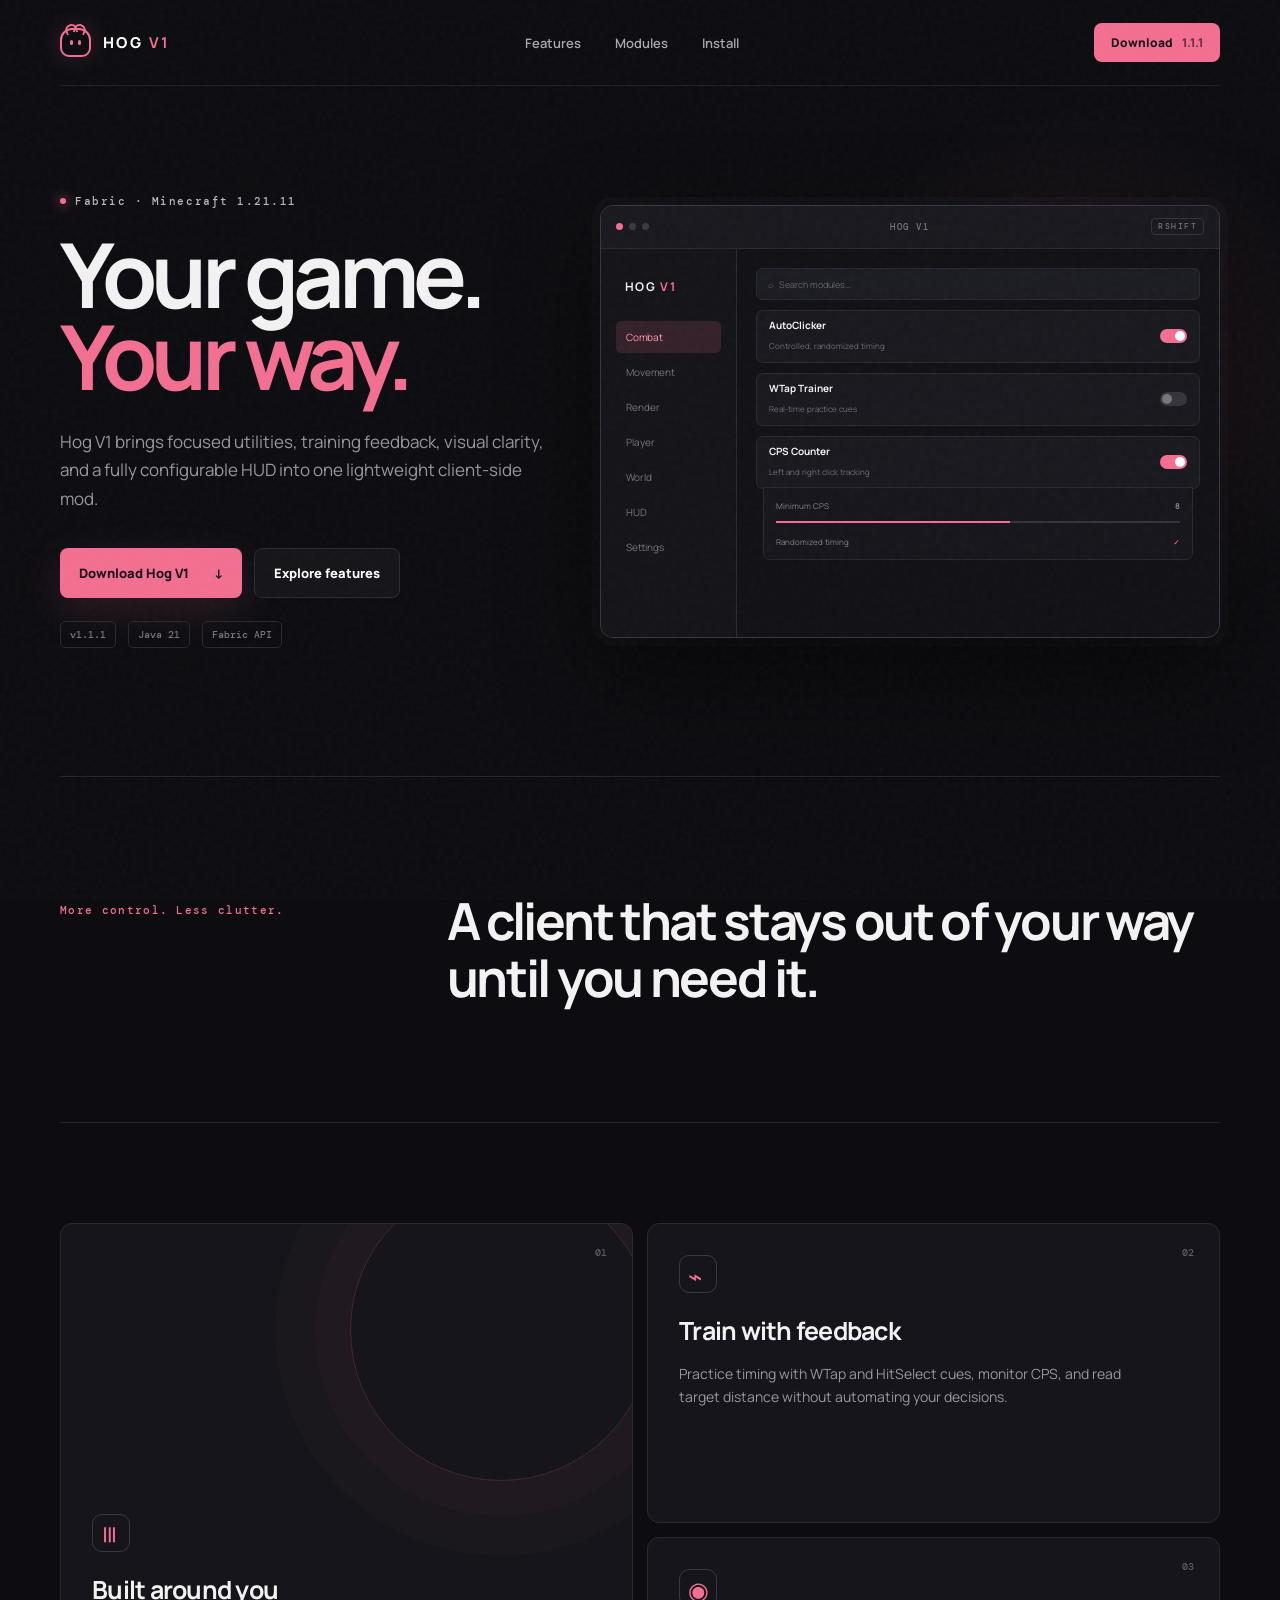
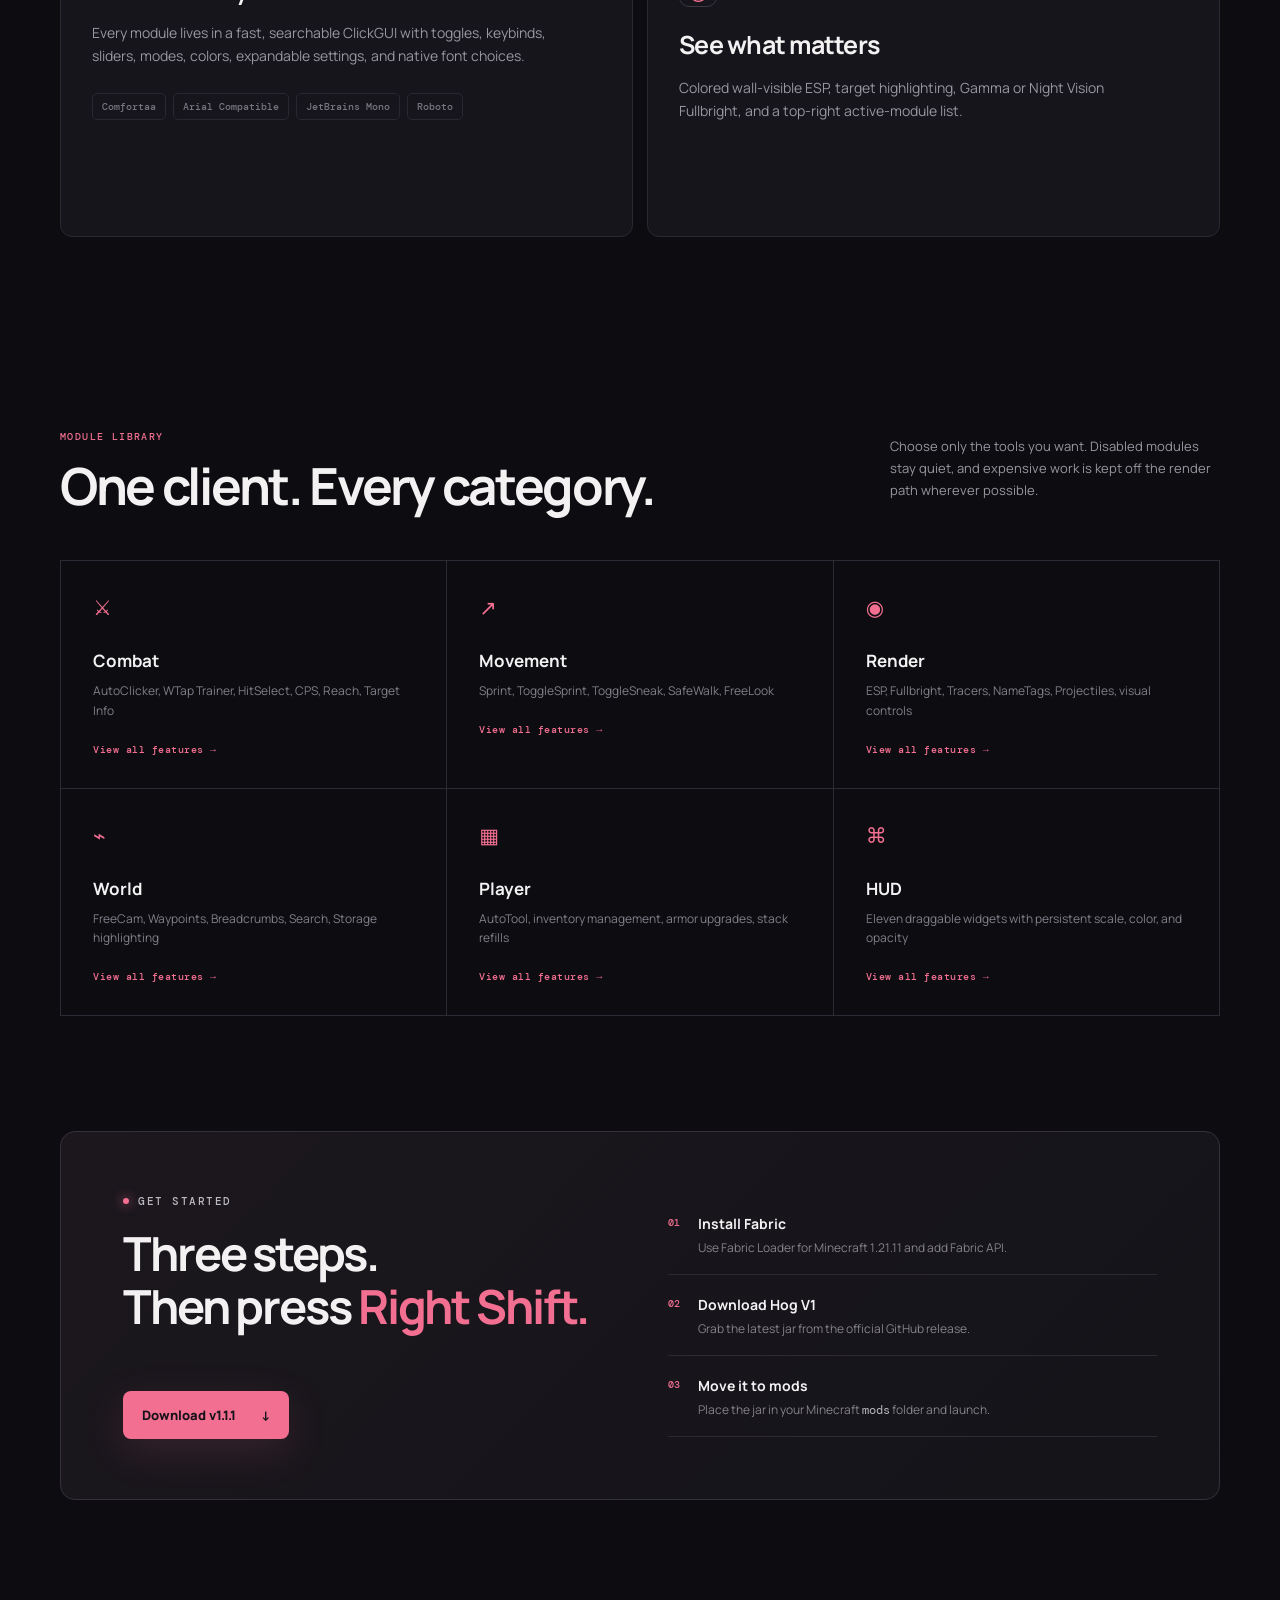
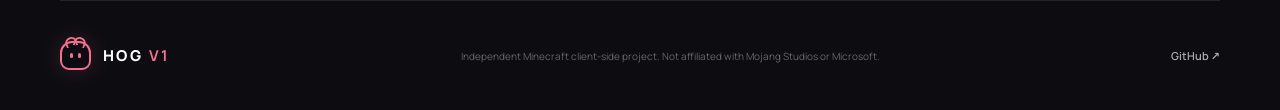
<file: index.html>
<!doctype html>
<html lang="en">
<head>
  <meta charset="utf-8">
  <meta name="viewport" content="width=device-width, initial-scale=1">
  <meta name="theme-color" content="#0d0d11">
  <meta name="description" content="Hog V1 is a polished client-side utility, training, render, and HUD mod for Minecraft Fabric 1.21.11.">
  <meta property="og:title" content="Hog V1 — Minecraft client-side mod">
  <meta property="og:description" content="A focused Fabric client with a modern ClickGUI, draggable HUD, training tools, and visual utilities.">
  <title>Hog V1 — Built for your game</title>
  <link rel="icon" href="favicon.svg" type="image/svg+xml">
  <link rel="preconnect" href="https://fonts.googleapis.com">
  <link rel="preconnect" href="https://fonts.gstatic.com" crossorigin>
  <link href="https://fonts.googleapis.com/css2?family=DM+Mono:wght@400;500&amp;family=Manrope:wght@400;500;600;700;800&amp;display=swap" rel="stylesheet">
  <link rel="stylesheet" href="styles.css">
  <link rel="stylesheet" href="category.css">
</head>
<body>
  <div class="noise" aria-hidden="true"></div>
  <header class="nav wrap">
    <a class="brand" href="#top" aria-label="Hog V1 home"><span class="mark"><span></span><span></span></span><span>HOG <b>V1</b></span></a>
    <nav aria-label="Primary navigation"><a href="#features">Features</a><a href="#modules">Modules</a><a href="#install">Install</a></nav>
    <a class="nav-download" href="https://github.com/meehandaniel4/HogClient/releases/download/v1.1.1/hog-v1-1.1.1.jar">Download <span>1.1.1</span></a>
  </header>
  <main id="top">
    <section class="hero wrap">
      <div class="hero-copy reveal">
        <div class="eyebrow"><i></i> Fabric · Minecraft 1.21.11</div>
        <h1>Your game.<br><em>Your way.</em></h1>
        <p>Hog V1 brings focused utilities, training feedback, visual clarity, and a fully configurable HUD into one lightweight client-side mod.</p>
        <div class="hero-actions"><a class="button primary" href="https://github.com/meehandaniel4/HogClient/releases/download/v1.1.1/hog-v1-1.1.1.jar">Download Hog V1 <span>↓</span></a><a class="button ghost" href="#features">Explore features</a></div>
        <div class="requirements"><span>v1.1.1</span><span>Java 21</span><span>Fabric API</span></div>
      </div>
      <div class="client-window reveal" aria-label="Preview of the Hog V1 interface">
        <div class="window-bar"><div class="dots"><i></i><i></i><i></i></div><span>HOG V1</span><small>RSHIFT</small></div>
        <div class="window-body"><aside><strong>HOG <b>V1</b></strong><ul><li class="active">Combat</li><li>Movement</li><li>Render</li><li>Player</li><li>World</li><li>HUD</li><li>Settings</li></ul></aside>
          <div class="module-pane"><div class="search">⌕&nbsp;&nbsp; Search modules…</div><div class="module on"><div><b>AutoClicker</b><small>Controlled, randomized timing</small></div><span></span></div><div class="module"><div><b>WTap Trainer</b><small>Real-time practice cues</small></div><span></span></div><div class="module on"><div><b>CPS Counter</b><small>Left and right click tracking</small></div><span></span></div><div class="settings-preview"><div><span>Minimum CPS</span><b>8</b></div><div class="slider"><i></i></div><div><span>Randomized timing</span><b class="check">✓</b></div></div></div>
        </div>
      </div>
    </section>
    <section class="statement wrap reveal"><p>More control. Less clutter.</p><h2>A client that stays out of your way until you need it.</h2></section>
    <section id="features" class="features wrap">
      <article class="feature feature-large reveal"><div class="number">01</div><div class="icon sliders"></div><h3>Built around you</h3><p>Every module lives in a fast, searchable ClickGUI with toggles, keybinds, sliders, modes, colors, expandable settings, and native font choices.</p><div class="chips"><span>Comfortaa</span><span>Arial Compatible</span><span>JetBrains Mono</span><span>Roboto</span></div></article>
      <article class="feature reveal"><div class="number">02</div><div class="icon pulse"></div><h3>Train with feedback</h3><p>Practice timing with WTap and HitSelect cues, monitor CPS, and read target distance without automating your decisions.</p></article>
      <article class="feature reveal"><div class="number">03</div><div class="icon eye"></div><h3>See what matters</h3><p>Colored wall-visible ESP, target highlighting, Gamma or Night Vision Fullbright, and a top-right active-module list.</p></article>
    </section>
    <section id="modules" class="modules-section wrap">
      <div class="section-head reveal"><div><span>MODULE LIBRARY</span><h2>One client. Every category.</h2></div><p>Choose only the tools you want. Disabled modules stay quiet, and expensive work is kept off the render path wherever possible.</p></div>
      <div class="category-grid"><a class="category-card reveal" href="combat.html"><i>⚔</i><h3>Combat</h3><p>AutoClicker, WTap Trainer, HitSelect, CPS, Reach, Target Info</p><b>View all features →</b></a><a class="category-card reveal" href="movement.html"><i>↗</i><h3>Movement</h3><p>Sprint, ToggleSprint, ToggleSneak, SafeWalk, FreeLook</p><b>View all features →</b></a><a class="category-card reveal" href="render.html"><i>◉</i><h3>Render</h3><p>ESP, Fullbright, Tracers, NameTags, Projectiles, visual controls</p><b>View all features →</b></a><a class="category-card reveal" href="world.html"><i>⌁</i><h3>World</h3><p>FreeCam, Waypoints, Breadcrumbs, Search, Storage highlighting</p><b>View all features →</b></a><a class="category-card reveal" href="player.html"><i>▦</i><h3>Player</h3><p>AutoTool, inventory management, armor upgrades, stack refills</p><b>View all features →</b></a><a class="category-card reveal" href="hud.html"><i>⌘</i><h3>HUD</h3><p>Eleven draggable widgets with persistent scale, color, and opacity</p><b>View all features →</b></a></div>
    </section>
    <section id="install" class="install wrap reveal">
      <div><span class="eyebrow"><i></i> GET STARTED</span><h2>Three steps.<br>Then press <em>Right Shift.</em></h2></div>
      <ol><li><b>01</b><div><strong>Install Fabric</strong><p>Use Fabric Loader for Minecraft 1.21.11 and add Fabric API.</p></div></li><li><b>02</b><div><strong>Download Hog V1</strong><p>Grab the latest jar from the official GitHub release.</p></div></li><li><b>03</b><div><strong>Move it to mods</strong><p>Place the jar in your Minecraft <code>mods</code> folder and launch.</p></div></li></ol>
      <a class="button primary install-button" href="https://github.com/meehandaniel4/HogClient/releases/download/v1.1.1/hog-v1-1.1.1.jar">Download v1.1.1 <span>↓</span></a>
    </section>
  </main>
  <footer class="wrap"><div class="brand"><span class="mark"><span></span><span></span></span><span>HOG <b>V1</b></span></div><p>Independent Minecraft client-side project. Not affiliated with Mojang Studios or Microsoft.</p><a href="https://github.com/meehandaniel4/HogClient">GitHub ↗</a></footer>
  <script src="script.js"></script>
</body>
</html>
</file>
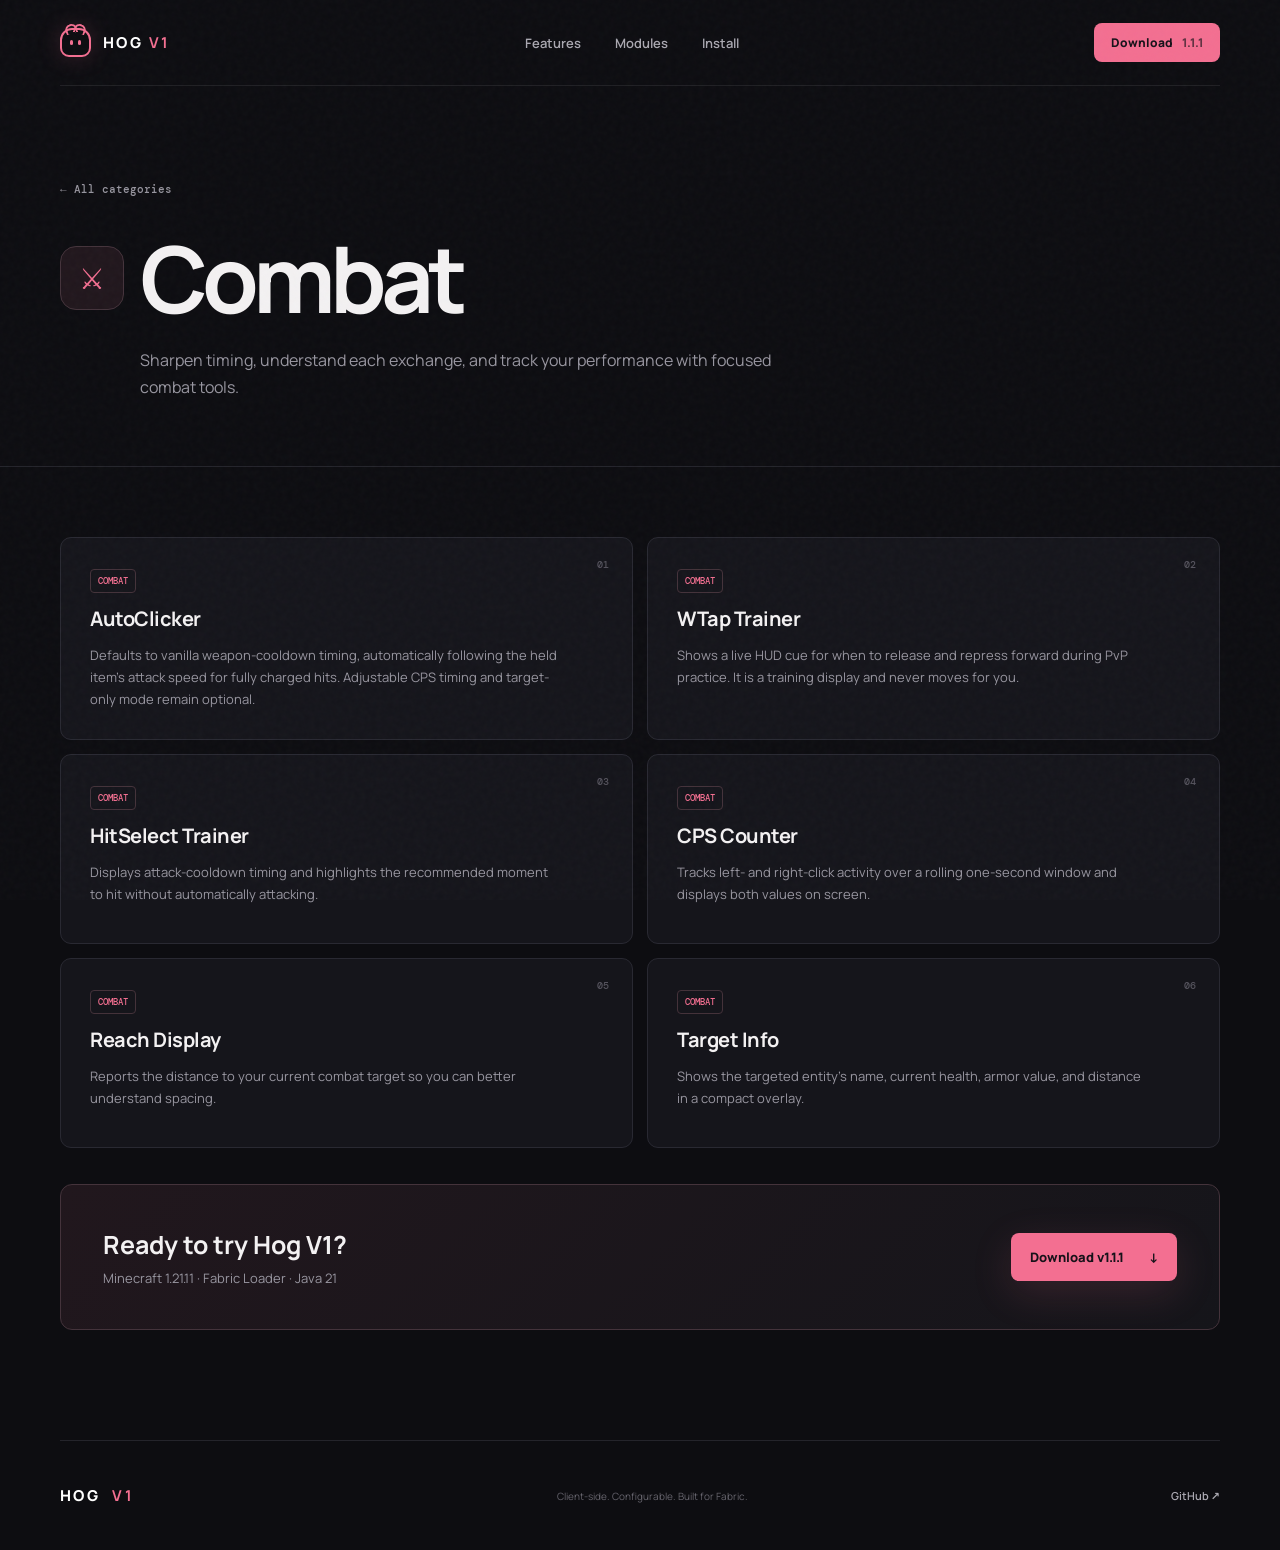
<file: combat.html>
<!doctype html><html lang="en"><head><meta charset="utf-8"><meta name="viewport" content="width=device-width,initial-scale=1"><meta name="theme-color" content="#0d0d11"><meta name="description" content="Explore every Combat feature in Hog V1."><title>Combat features — Hog V1</title><link rel="icon" href="favicon.svg" type="image/svg+xml"><link rel="preconnect" href="https://fonts.googleapis.com"><link rel="preconnect" href="https://fonts.gstatic.com" crossorigin><link href="https://fonts.googleapis.com/css2?family=DM+Mono:wght@400;500&amp;family=Manrope:wght@400;500;600;700;800&amp;display=swap" rel="stylesheet"><link rel="stylesheet" href="styles.css"><link rel="stylesheet" href="category.css"></head><body data-category="combat"><div class="noise"></div><header class="nav wrap"><a class="brand" href="index.html"><span class="mark"><span></span><span></span></span><span>HOG <b>V1</b></span></a><nav><a href="index.html#features">Features</a><a href="index.html#modules">Modules</a><a href="index.html#install">Install</a></nav><a class="nav-download" href="https://github.com/meehandaniel4/HogClient/releases/download/v1.1.1/hog-v1-1.1.1.jar">Download <span>1.1.1</span></a></header><main><section class="category-hero"><div class="wrap"><a class="back-link" href="index.html#modules">← All categories</a><div class="category-title"><span class="category-symbol" id="category-symbol"></span><h1 id="category-name"></h1></div><p class="category-intro" id="category-intro"></p></div></section><section class="feature-list wrap" id="feature-list"></section></main><footer class="wrap"><div class="brand">HOG <b>V1</b></div><p>Client-side. Configurable. Built for Fabric.</p><a href="https://github.com/meehandaniel4/HogClient">GitHub ↗</a></footer><script src="category.js"></script><script src="script.js"></script></body></html>
</file>
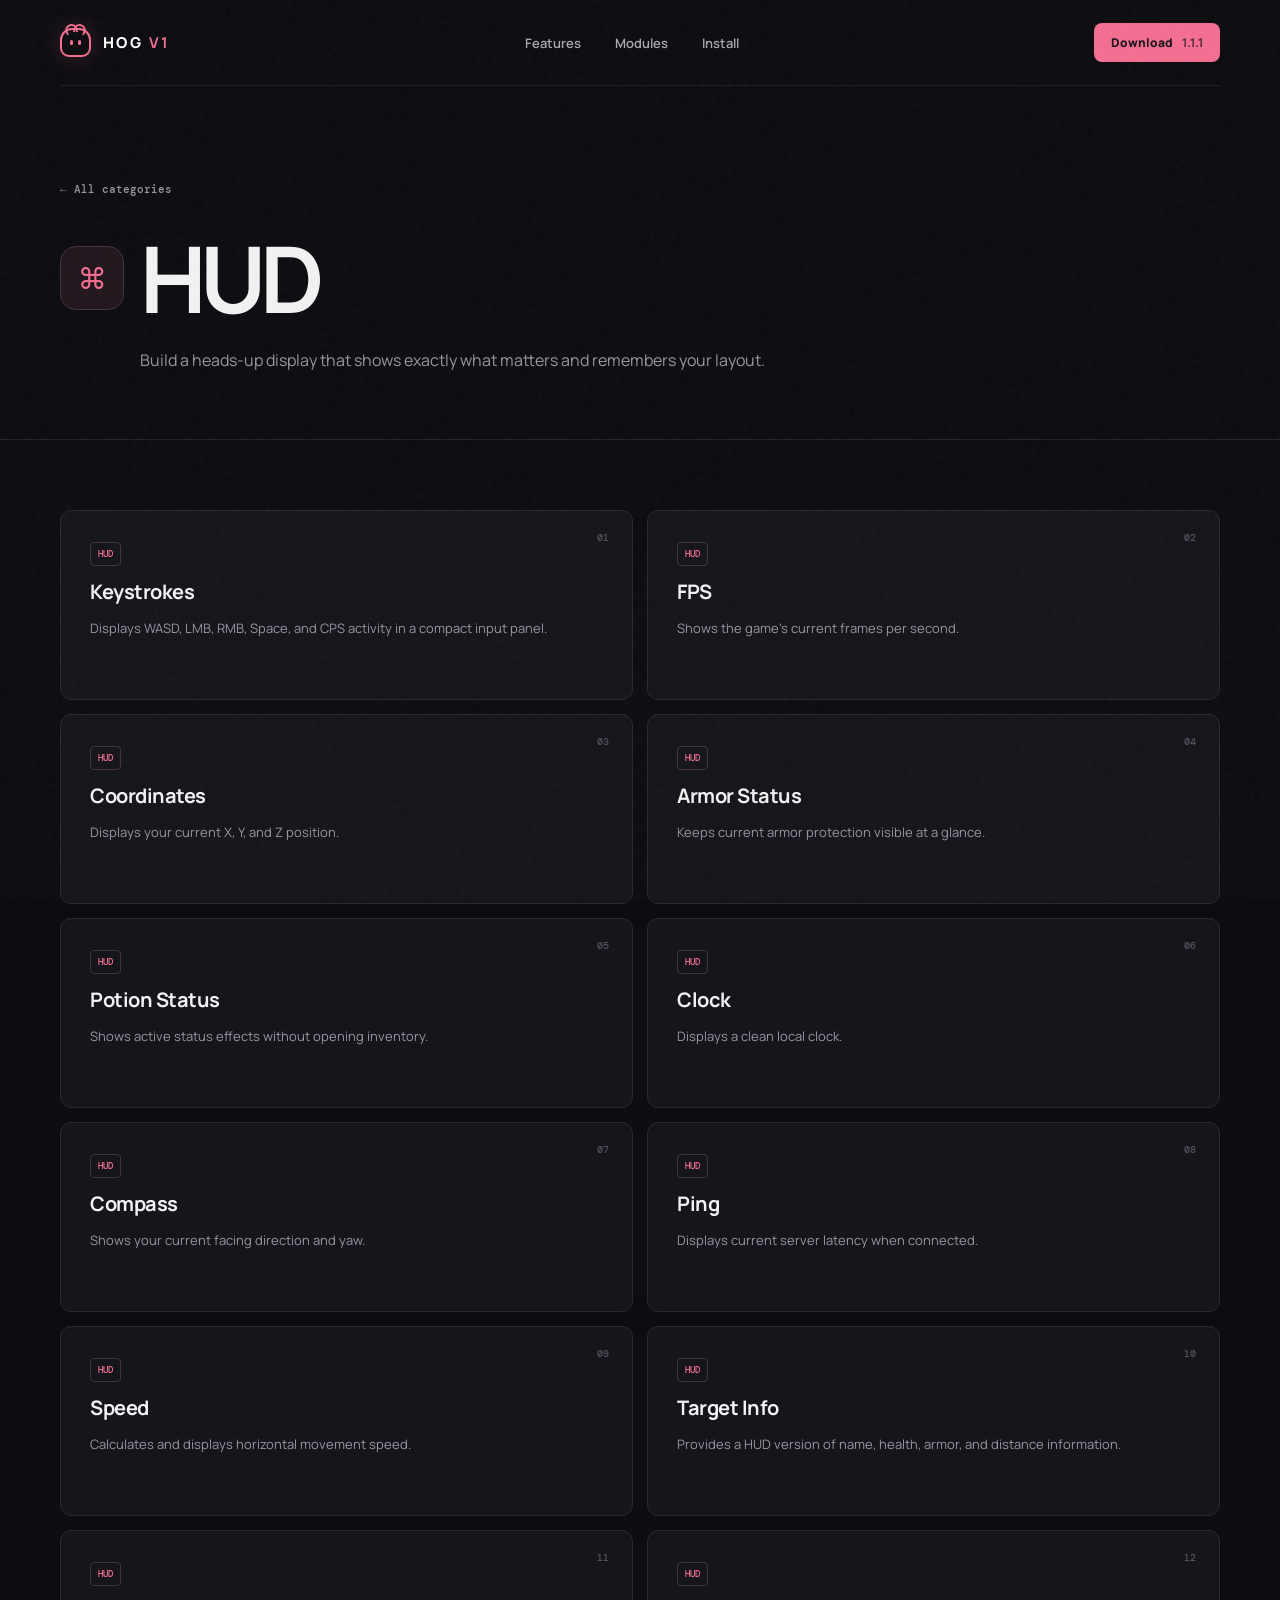
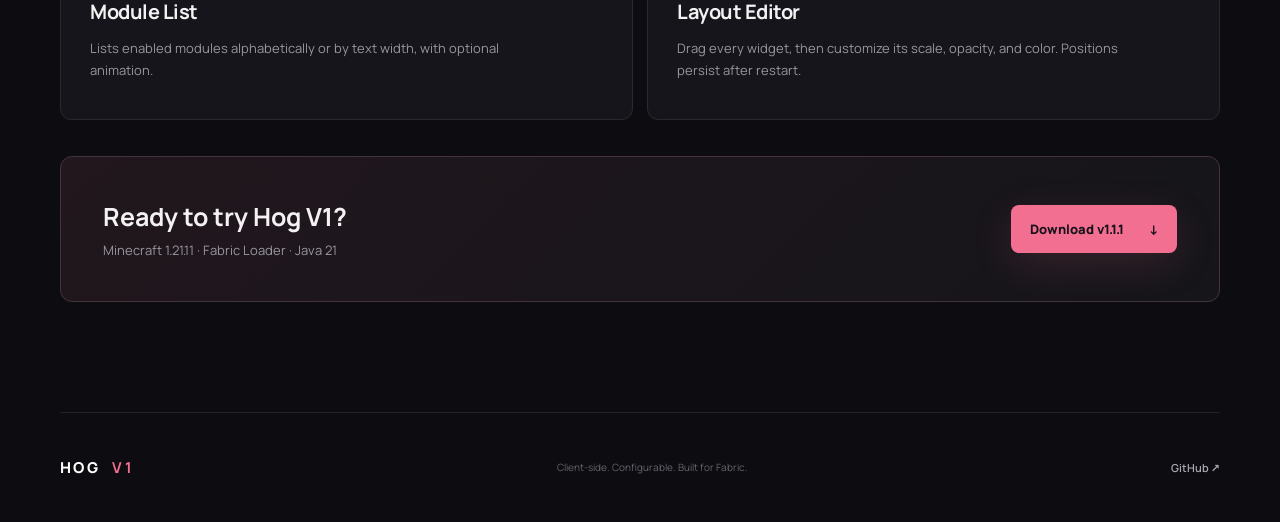
<file: hud.html>
<!doctype html><html lang="en"><head><meta charset="utf-8"><meta name="viewport" content="width=device-width,initial-scale=1"><meta name="description" content="Explore every HUD feature in Hog V1."><title>HUD features — Hog V1</title><link rel="icon" href="favicon.svg"><link rel="preconnect" href="https://fonts.googleapis.com"><link rel="preconnect" href="https://fonts.gstatic.com" crossorigin><link href="https://fonts.googleapis.com/css2?family=DM+Mono:wght@400;500&amp;family=Manrope:wght@400;500;600;700;800&amp;display=swap" rel="stylesheet"><link rel="stylesheet" href="styles.css"><link rel="stylesheet" href="category.css"></head><body data-category="hud"><div class="noise"></div><header class="nav wrap"><a class="brand" href="index.html"><span class="mark"><span></span><span></span></span><span>HOG <b>V1</b></span></a><nav><a href="index.html#features">Features</a><a href="index.html#modules">Modules</a><a href="index.html#install">Install</a></nav><a class="nav-download" href="https://github.com/meehandaniel4/HogClient/releases/download/v1.1.1/hog-v1-1.1.1.jar">Download <span>1.1.1</span></a></header><main><section class="category-hero"><div class="wrap"><a class="back-link" href="index.html#modules">← All categories</a><div class="category-title"><span class="category-symbol" id="category-symbol"></span><h1 id="category-name"></h1></div><p class="category-intro" id="category-intro"></p></div></section><section class="feature-list wrap" id="feature-list"></section></main><footer class="wrap"><div class="brand">HOG <b>V1</b></div><p>Client-side. Configurable. Built for Fabric.</p><a href="https://github.com/meehandaniel4/HogClient">GitHub ↗</a></footer><script src="category.js"></script><script src="script.js"></script></body></html>
</file>
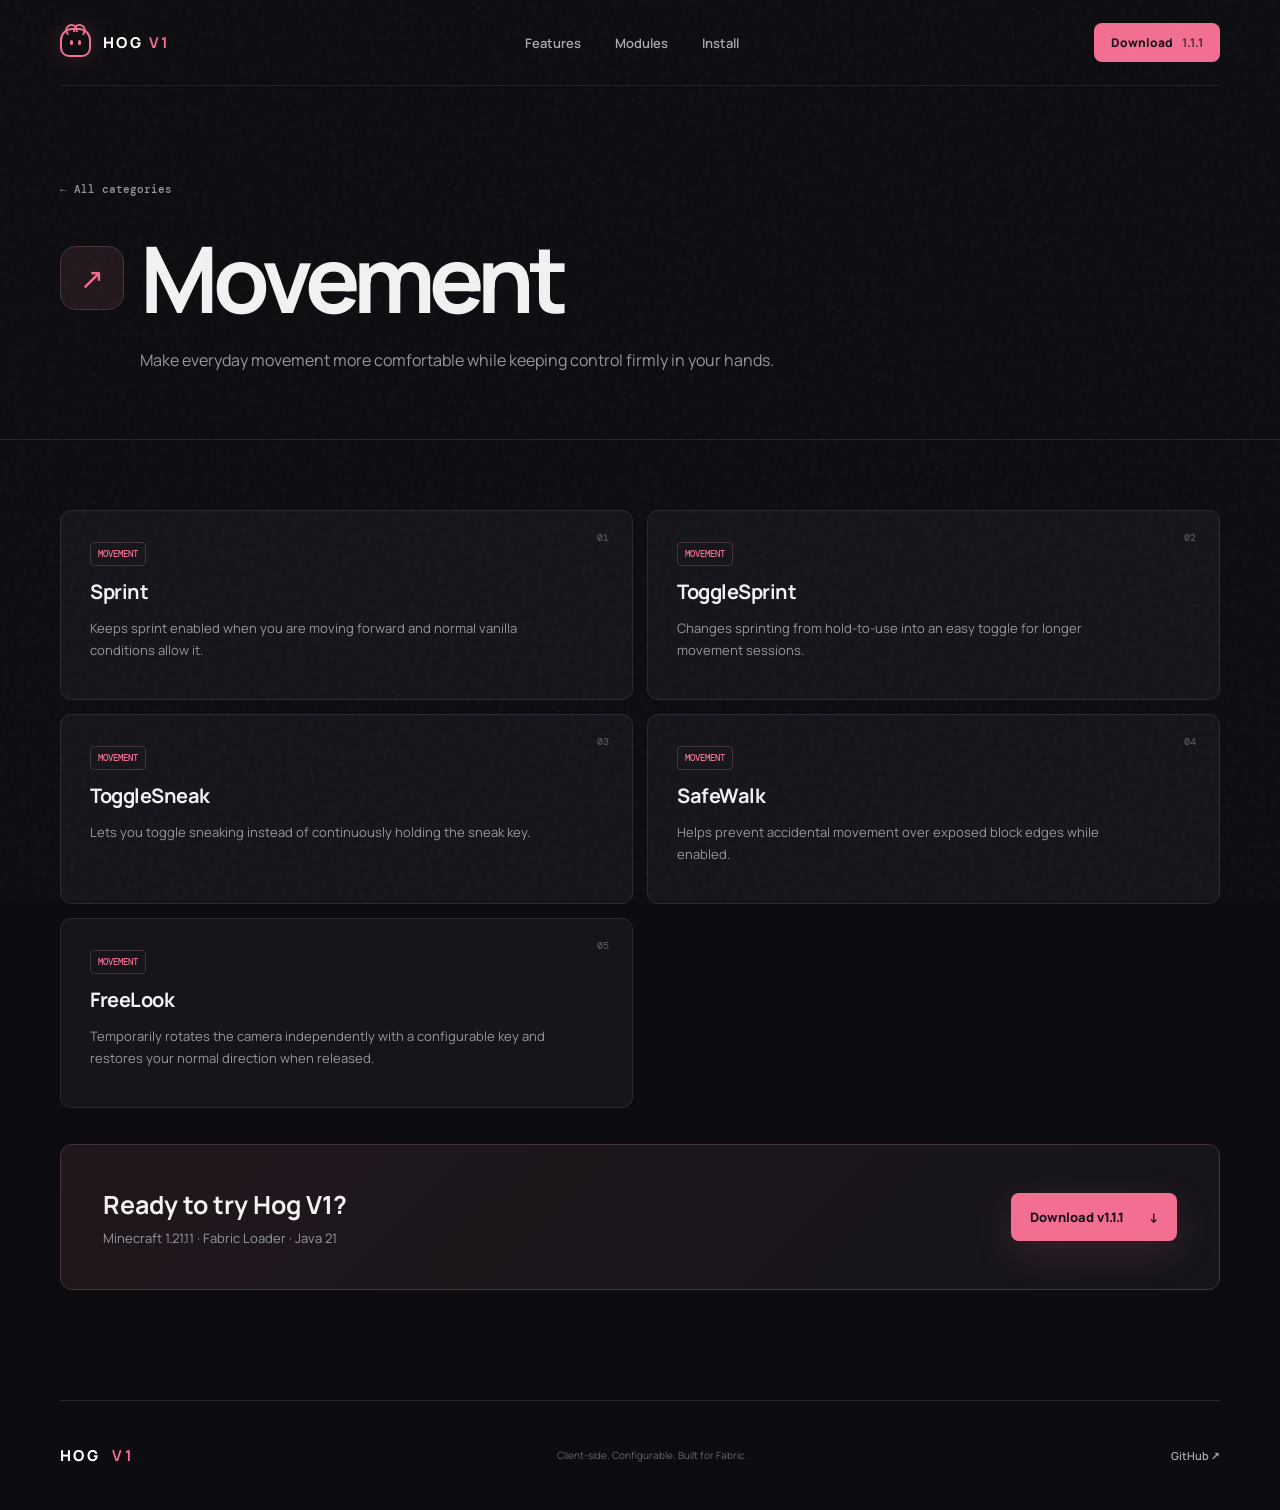
<file: movement.html>
<!doctype html><html lang="en"><head><meta charset="utf-8"><meta name="viewport" content="width=device-width,initial-scale=1"><meta name="description" content="Explore every Movement feature in Hog V1."><title>Movement features — Hog V1</title><link rel="icon" href="favicon.svg"><link rel="preconnect" href="https://fonts.googleapis.com"><link rel="preconnect" href="https://fonts.gstatic.com" crossorigin><link href="https://fonts.googleapis.com/css2?family=DM+Mono:wght@400;500&amp;family=Manrope:wght@400;500;600;700;800&amp;display=swap" rel="stylesheet"><link rel="stylesheet" href="styles.css"><link rel="stylesheet" href="category.css"></head><body data-category="movement"><div class="noise"></div><header class="nav wrap"><a class="brand" href="index.html"><span class="mark"><span></span><span></span></span><span>HOG <b>V1</b></span></a><nav><a href="index.html#features">Features</a><a href="index.html#modules">Modules</a><a href="index.html#install">Install</a></nav><a class="nav-download" href="https://github.com/meehandaniel4/HogClient/releases/download/v1.1.1/hog-v1-1.1.1.jar">Download <span>1.1.1</span></a></header><main><section class="category-hero"><div class="wrap"><a class="back-link" href="index.html#modules">← All categories</a><div class="category-title"><span class="category-symbol" id="category-symbol"></span><h1 id="category-name"></h1></div><p class="category-intro" id="category-intro"></p></div></section><section class="feature-list wrap" id="feature-list"></section></main><footer class="wrap"><div class="brand">HOG <b>V1</b></div><p>Client-side. Configurable. Built for Fabric.</p><a href="https://github.com/meehandaniel4/HogClient">GitHub ↗</a></footer><script src="category.js"></script><script src="script.js"></script></body></html>
</file>
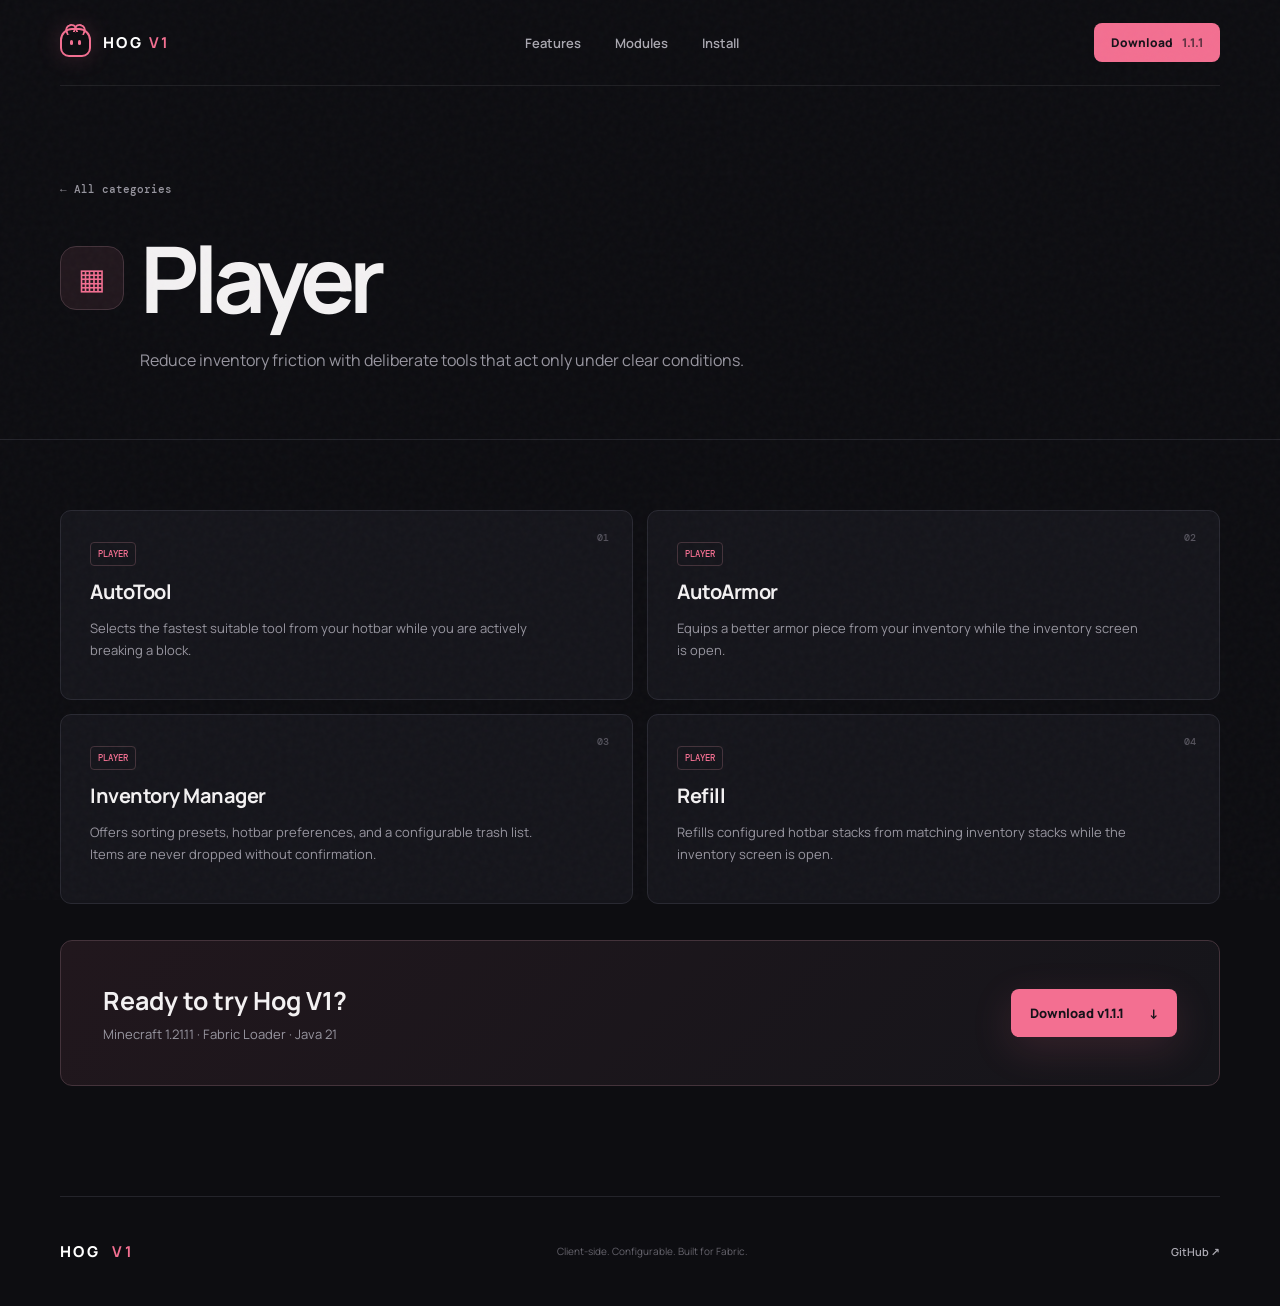
<file: player.html>
<!doctype html><html lang="en"><head><meta charset="utf-8"><meta name="viewport" content="width=device-width,initial-scale=1"><meta name="description" content="Explore every Player feature in Hog V1."><title>Player features — Hog V1</title><link rel="icon" href="favicon.svg"><link rel="preconnect" href="https://fonts.googleapis.com"><link rel="preconnect" href="https://fonts.gstatic.com" crossorigin><link href="https://fonts.googleapis.com/css2?family=DM+Mono:wght@400;500&amp;family=Manrope:wght@400;500;600;700;800&amp;display=swap" rel="stylesheet"><link rel="stylesheet" href="styles.css"><link rel="stylesheet" href="category.css"></head><body data-category="player"><div class="noise"></div><header class="nav wrap"><a class="brand" href="index.html"><span class="mark"><span></span><span></span></span><span>HOG <b>V1</b></span></a><nav><a href="index.html#features">Features</a><a href="index.html#modules">Modules</a><a href="index.html#install">Install</a></nav><a class="nav-download" href="https://github.com/meehandaniel4/HogClient/releases/download/v1.1.1/hog-v1-1.1.1.jar">Download <span>1.1.1</span></a></header><main><section class="category-hero"><div class="wrap"><a class="back-link" href="index.html#modules">← All categories</a><div class="category-title"><span class="category-symbol" id="category-symbol"></span><h1 id="category-name"></h1></div><p class="category-intro" id="category-intro"></p></div></section><section class="feature-list wrap" id="feature-list"></section></main><footer class="wrap"><div class="brand">HOG <b>V1</b></div><p>Client-side. Configurable. Built for Fabric.</p><a href="https://github.com/meehandaniel4/HogClient">GitHub ↗</a></footer><script src="category.js"></script><script src="script.js"></script></body></html>
</file>
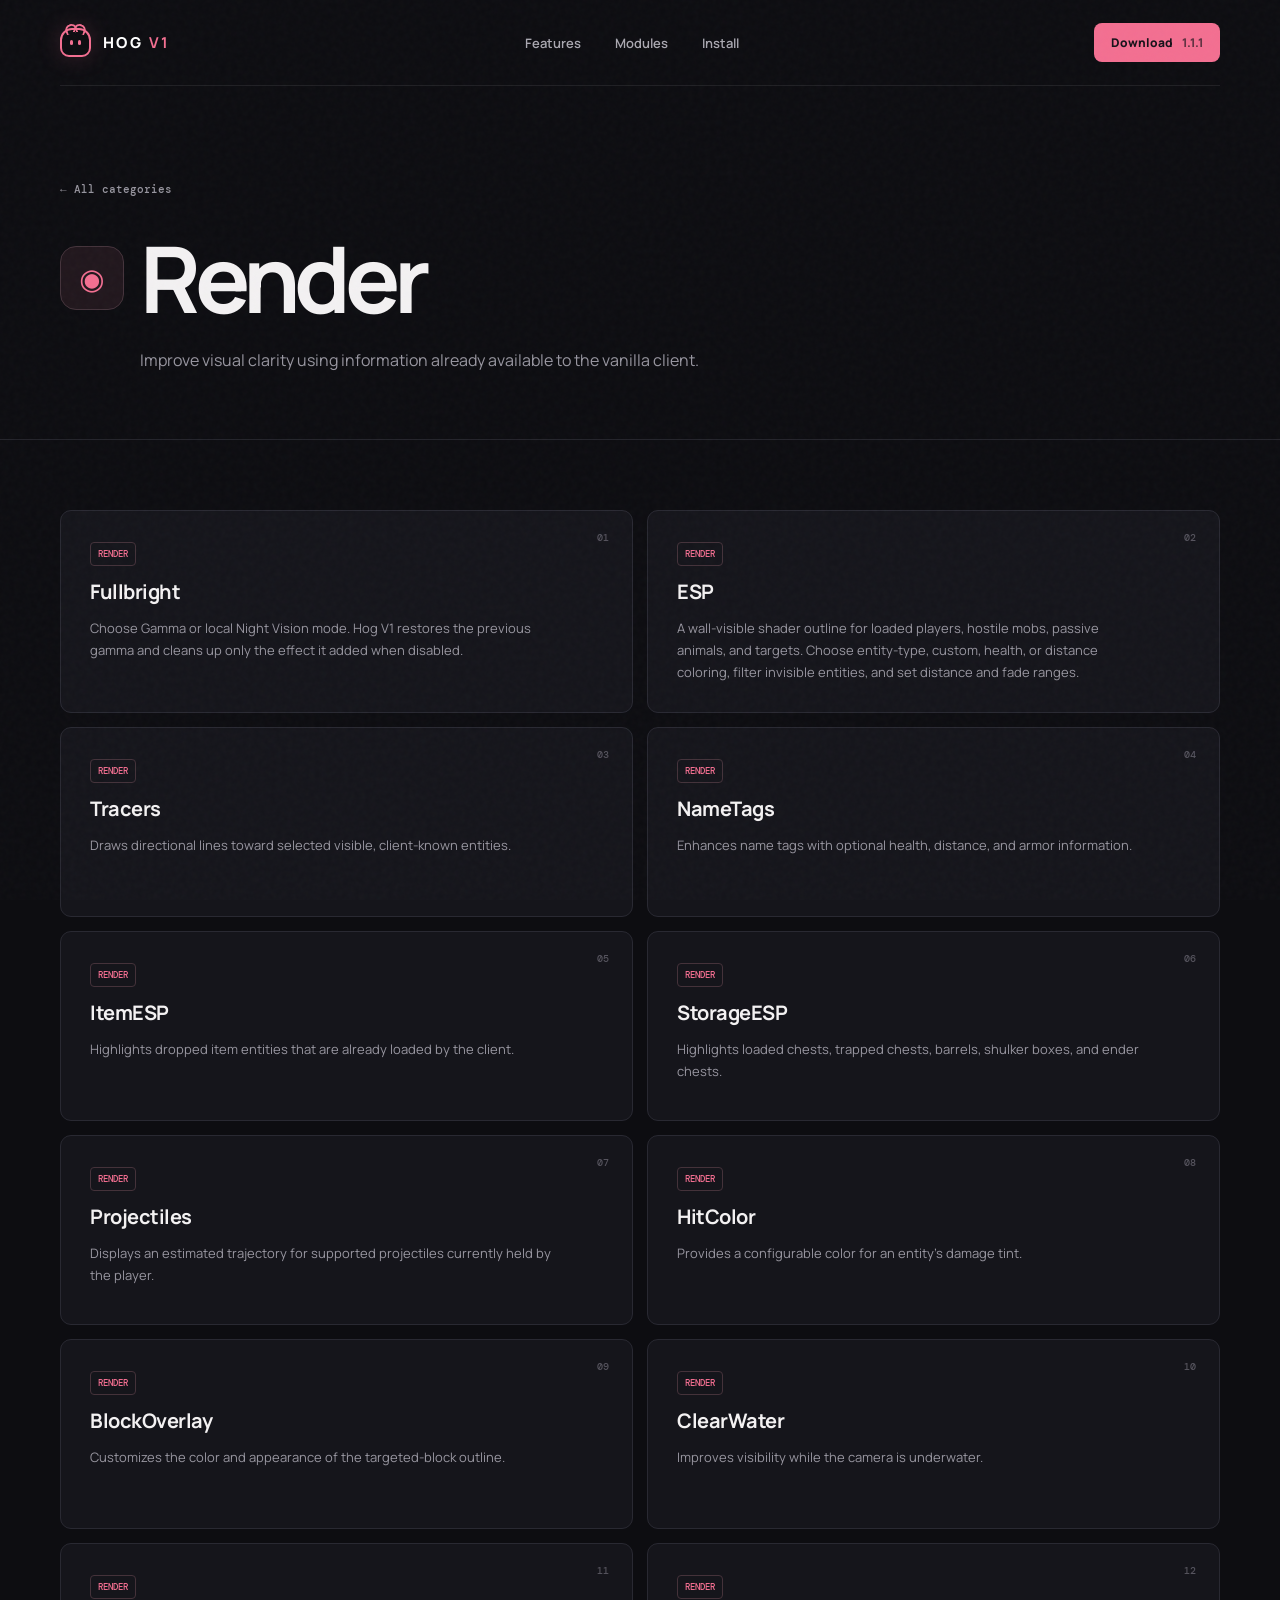
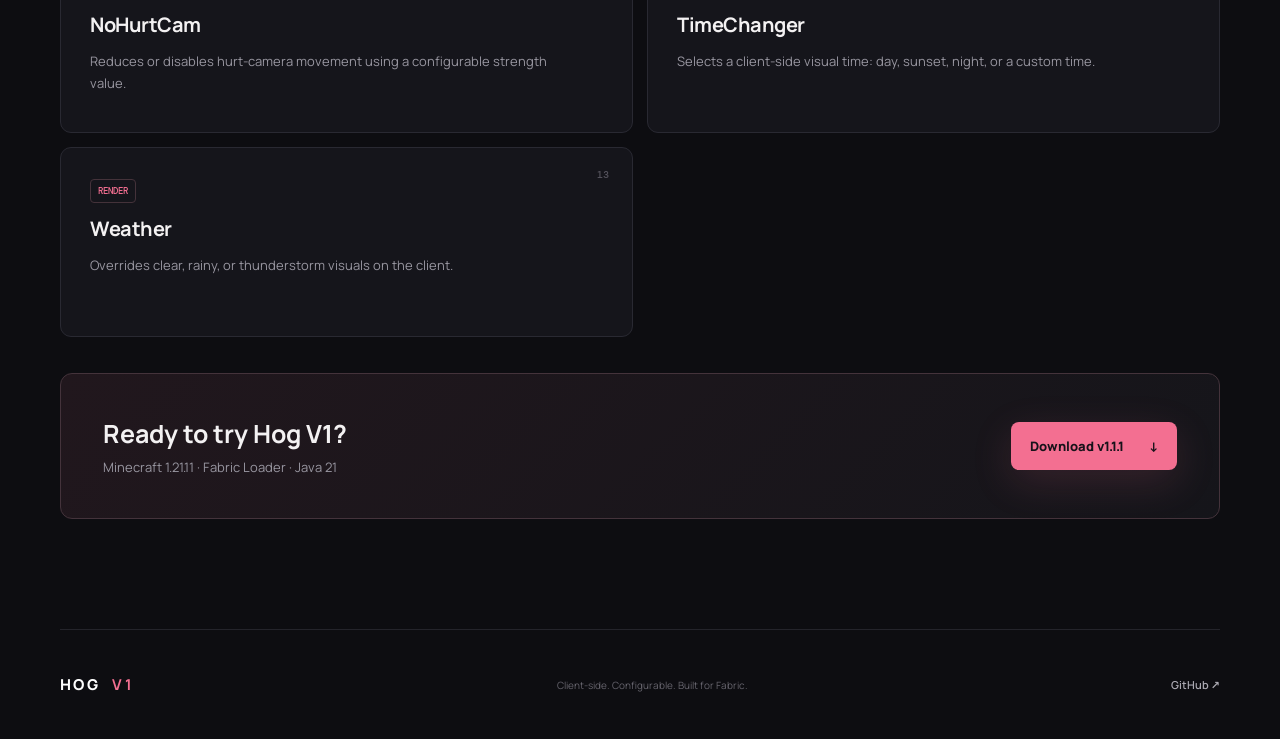
<file: render.html>
<!doctype html><html lang="en"><head><meta charset="utf-8"><meta name="viewport" content="width=device-width,initial-scale=1"><meta name="description" content="Explore every Render feature in Hog V1."><title>Render features — Hog V1</title><link rel="icon" href="favicon.svg"><link rel="preconnect" href="https://fonts.googleapis.com"><link rel="preconnect" href="https://fonts.gstatic.com" crossorigin><link href="https://fonts.googleapis.com/css2?family=DM+Mono:wght@400;500&amp;family=Manrope:wght@400;500;600;700;800&amp;display=swap" rel="stylesheet"><link rel="stylesheet" href="styles.css"><link rel="stylesheet" href="category.css"></head><body data-category="render"><div class="noise"></div><header class="nav wrap"><a class="brand" href="index.html"><span class="mark"><span></span><span></span></span><span>HOG <b>V1</b></span></a><nav><a href="index.html#features">Features</a><a href="index.html#modules">Modules</a><a href="index.html#install">Install</a></nav><a class="nav-download" href="https://github.com/meehandaniel4/HogClient/releases/download/v1.1.1/hog-v1-1.1.1.jar">Download <span>1.1.1</span></a></header><main><section class="category-hero"><div class="wrap"><a class="back-link" href="index.html#modules">← All categories</a><div class="category-title"><span class="category-symbol" id="category-symbol"></span><h1 id="category-name"></h1></div><p class="category-intro" id="category-intro"></p></div></section><section class="feature-list wrap" id="feature-list"></section></main><footer class="wrap"><div class="brand">HOG <b>V1</b></div><p>Client-side. Configurable. Built for Fabric.</p><a href="https://github.com/meehandaniel4/HogClient">GitHub ↗</a></footer><script src="category.js"></script><script src="script.js"></script></body></html>
</file>
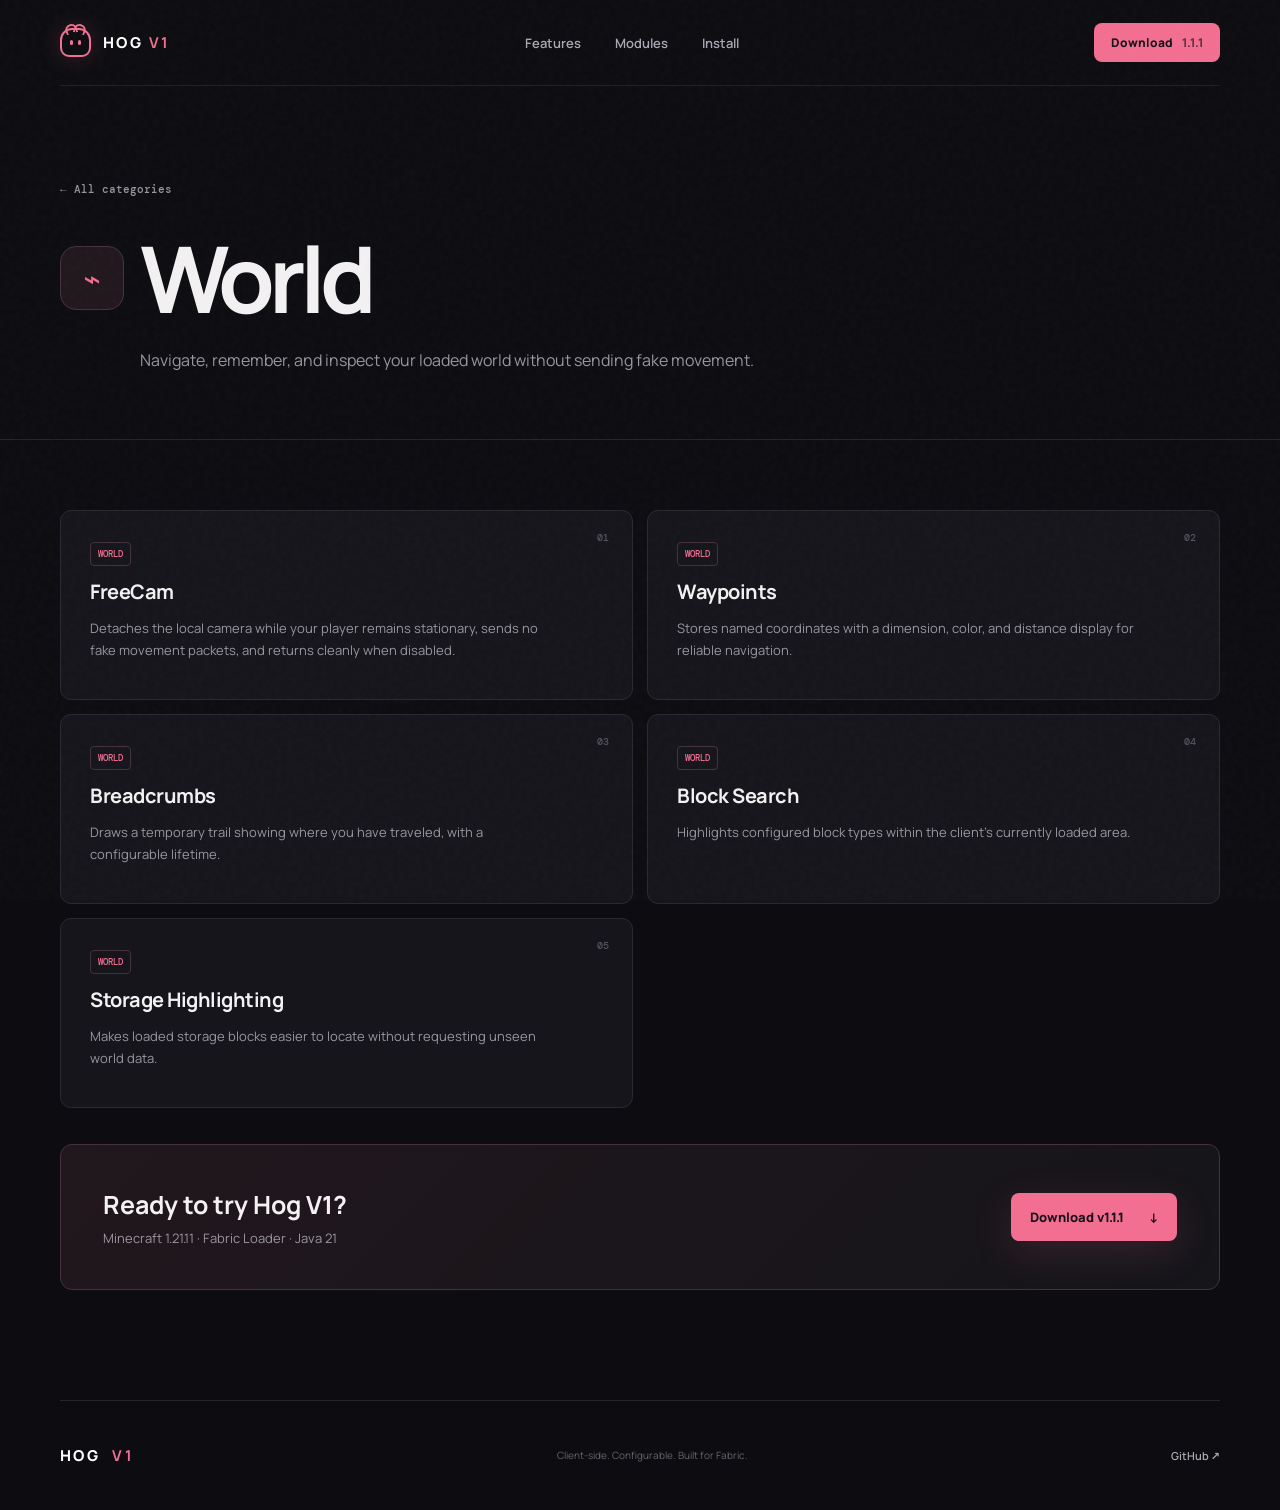
<file: world.html>
<!doctype html><html lang="en"><head><meta charset="utf-8"><meta name="viewport" content="width=device-width,initial-scale=1"><meta name="description" content="Explore every World feature in Hog V1."><title>World features — Hog V1</title><link rel="icon" href="favicon.svg"><link rel="preconnect" href="https://fonts.googleapis.com"><link rel="preconnect" href="https://fonts.gstatic.com" crossorigin><link href="https://fonts.googleapis.com/css2?family=DM+Mono:wght@400;500&amp;family=Manrope:wght@400;500;600;700;800&amp;display=swap" rel="stylesheet"><link rel="stylesheet" href="styles.css"><link rel="stylesheet" href="category.css"></head><body data-category="world"><div class="noise"></div><header class="nav wrap"><a class="brand" href="index.html"><span class="mark"><span></span><span></span></span><span>HOG <b>V1</b></span></a><nav><a href="index.html#features">Features</a><a href="index.html#modules">Modules</a><a href="index.html#install">Install</a></nav><a class="nav-download" href="https://github.com/meehandaniel4/HogClient/releases/download/v1.1.1/hog-v1-1.1.1.jar">Download <span>1.1.1</span></a></header><main><section class="category-hero"><div class="wrap"><a class="back-link" href="index.html#modules">← All categories</a><div class="category-title"><span class="category-symbol" id="category-symbol"></span><h1 id="category-name"></h1></div><p class="category-intro" id="category-intro"></p></div></section><section class="feature-list wrap" id="feature-list"></section></main><footer class="wrap"><div class="brand">HOG <b>V1</b></div><p>Client-side. Configurable. Built for Fabric.</p><a href="https://github.com/meehandaniel4/HogClient">GitHub ↗</a></footer><script src="category.js"></script><script src="script.js"></script></body></html>
</file>
<file: styles.css>
:root{--bg:#0d0d11;--panel:#15151b;--line:#2b2b35;--text:#f3f1f2;--muted:#9896a0;--pink:#f36f91;--pink-2:#ff9bb4}*{box-sizing:border-box}html{scroll-behavior:smooth}body{margin:0;background:var(--bg);color:var(--text);font-family:Manrope,system-ui,sans-serif;overflow-x:hidden}.noise{position:fixed;inset:0;pointer-events:none;opacity:.035;z-index:10;background-image:url("data:image/svg+xml,%3Csvg viewBox='0 0 180 180' xmlns='http://www.w3.org/2000/svg'%3E%3Cfilter id='n'%3E%3CfeTurbulence type='fractalNoise' baseFrequency='.9' numOctaves='3' stitchTiles='stitch'/%3E%3C/filter%3E%3Crect width='100%25' height='100%25' filter='url(%23n)' opacity='.8'/%3E%3C/svg%3E")}.wrap{width:min(1160px,calc(100% - 40px));margin-inline:auto}.nav{height:86px;display:flex;align-items:center;justify-content:space-between;border-bottom:1px solid #ffffff14}.brand{display:flex;align-items:center;gap:12px;color:#fff;text-decoration:none;font-size:15px;font-weight:800;letter-spacing:.16em}.brand b{color:var(--pink)}.mark{width:31px;height:29px;border:2px solid var(--pink);border-radius:12px 12px 9px 9px;display:flex;align-items:center;justify-content:center;gap:5px;position:relative;box-shadow:0 0 24px #f36f9130}.mark:before,.mark:after{content:"";position:absolute;top:-6px;width:8px;height:8px;border:2px solid var(--pink);border-bottom:0;border-radius:6px 6px 0 0}.mark:before{left:3px;transform:rotate(-18deg)}.mark:after{right:3px;transform:rotate(18deg)}.mark span{width:3px;height:5px;border-radius:4px;background:var(--pink)}nav{display:flex;gap:34px}nav a,footer a{color:#aaa8b1;text-decoration:none;font-size:13px;font-weight:600;transition:.2s}nav a:hover,footer a:hover{color:#fff}.nav-download{color:#161219;background:var(--pink);padding:11px 17px;border-radius:8px;text-decoration:none;font-size:12px;font-weight:800}.nav-download span{opacity:.65;margin-left:7px}.hero{min-height:690px;display:grid;grid-template-columns:.88fr 1.12fr;gap:52px;align-items:center;padding-block:80px 100px;position:relative}.hero:before{content:"";position:absolute;width:580px;height:580px;right:-150px;top:0;background:radial-gradient(circle,#f36f911b,transparent 66%);pointer-events:none}.eyebrow{font:500 11px DM Mono,monospace;letter-spacing:.14em;color:#bbb8c0;display:flex;align-items:center;gap:9px}.eyebrow i{width:6px;height:6px;background:var(--pink);border-radius:50%;box-shadow:0 0 12px var(--pink)}h1{font-size:clamp(58px,7vw,98px);line-height:.92;letter-spacing:-.065em;margin:25px 0 30px}h1 em,h2 em{font-style:normal;color:var(--pink)}.hero-copy>p{font-size:17px;line-height:1.7;color:var(--muted);max-width:530px}.hero-actions{display:flex;gap:12px;margin-top:34px}.button{display:inline-flex;align-items:center;justify-content:center;gap:25px;padding:15px 19px;border-radius:8px;color:#fff;text-decoration:none;font-size:13px;font-weight:800;transition:transform .2s,box-shadow .2s}.button:hover{transform:translateY(-2px)}.button.primary{background:var(--pink);color:#161219;box-shadow:0 12px 40px #f36f9125}.button.primary:hover{box-shadow:0 15px 45px #f36f9140}.button.ghost{border:1px solid var(--line);background:#15151a}.requirements{display:flex;gap:12px;margin-top:23px}.requirements span,.chips span{font:500 10px DM Mono,monospace;color:#777580;padding:6px 9px;border:1px solid #282830;border-radius:5px}.client-window{position:relative;border:1px solid #383742;border-radius:13px;background:#111116;box-shadow:0 35px 90px #0008,0 0 0 8px #ffffff05;overflow:hidden;transform:perspective(1100px) rotateY(-3deg) rotateX(1deg)}.window-bar{height:43px;background:#19191f;display:flex;align-items:center;justify-content:center;border-bottom:1px solid #292932;font:500 9px DM Mono;letter-spacing:.16em;color:#777580;position:relative}.window-bar small{position:absolute;right:15px;border:1px solid #33333d;padding:3px 6px;border-radius:4px}.dots{position:absolute;left:15px;display:flex;gap:6px}.dots i{width:7px;height:7px;background:#393941;border-radius:50%}.dots i:first-child{background:var(--pink)}.window-body{display:grid;grid-template-columns:136px 1fr;min-height:388px}.window-body aside{padding:25px 15px;background:#141419;border-right:1px solid #292932}.window-body aside strong{font-size:12px;letter-spacing:.14em;margin-left:9px}.window-body aside strong b{color:var(--pink)}.window-body ul{padding:22px 0 0;margin:0;list-style:none}.window-body li{font-size:10px;color:#777580;padding:9px 10px;margin:3px 0;border-radius:5px}.window-body li.active{color:var(--pink-2);background:#34212a}.module-pane{padding:19px}.search{height:32px;background:#1c1c23;border:1px solid #282832;border-radius:6px;padding:9px 11px;color:#65636e;font-size:9px}.module{height:53px;margin-top:10px;background:#19191f;border:1px solid #292932;border-radius:7px;padding:11px 12px;display:flex;align-items:center;justify-content:space-between}.module b{display:block;font-size:10px}.module small{font-size:8px;color:#6f6d77}.module>span{width:27px;height:14px;background:#34343d;border-radius:10px;position:relative}.module>span:after{content:"";position:absolute;width:10px;height:10px;top:2px;left:2px;background:#777;border-radius:50%}.module.on>span{background:var(--pink)}.module.on>span:after{left:15px;background:white}.settings-preview{margin:-2px 7px 0;padding:12px;background:#16161c;border:1px solid #292932;border-radius:0 0 7px 7px;font-size:8px;color:#85838d}.settings-preview>div{display:flex;justify-content:space-between}.settings-preview .slider{height:2px;background:#33333c;margin:10px 0 13px}.slider i{display:block;width:58%;height:2px;background:var(--pink)}.check{color:var(--pink)}.statement{padding:115px 0;border-top:1px solid #24242b;border-bottom:1px solid #24242b;display:grid;grid-template-columns:1fr 2fr}.statement p{font:500 11px DM Mono;color:var(--pink);letter-spacing:.12em}.statement h2,.section-head h2,.install h2{font-size:clamp(34px,4vw,58px);line-height:1.12;letter-spacing:-.045em;margin:0;max-width:770px}.features{display:grid;grid-template-columns:1fr 1fr;gap:14px;padding-block:100px}.feature{background:var(--panel);border:1px solid #292932;border-radius:12px;padding:31px;min-height:300px;position:relative;overflow:hidden}.feature-large{grid-row:span 2;min-height:614px;padding-top:290px}.feature-large:after{content:"";position:absolute;width:300px;height:300px;border:1px solid #f36f9133;border-radius:50%;top:-45px;right:-20px;box-shadow:0 0 0 35px #f36f9107,0 0 0 75px #f36f9105}.number{position:absolute;right:25px;top:22px;font:500 10px DM Mono;color:#5f5d68}.feature h3{font-size:25px;letter-spacing:-.03em;margin:20px 0 10px}.feature p{color:var(--muted);line-height:1.7;font-size:14px;max-width:460px}.chips{display:flex;flex-wrap:wrap;gap:7px;margin-top:25px}.icon{width:38px;height:38px;border:1px solid #3a3943;border-radius:10px;position:relative}.icon:before{position:absolute;color:var(--pink);font-size:24px;left:8px;top:3px}.icon.sliders:before{content:"≡";transform:rotate(90deg)}.icon.pulse:before{content:"⌁"}.icon.eye:before{content:"◉"}.modules-section{padding:85px 0 115px}.section-head{display:flex;justify-content:space-between;align-items:end;margin-bottom:46px}.section-head span{font:500 10px DM Mono;color:var(--pink);letter-spacing:.14em}.section-head h2{margin-top:12px}.section-head>p{width:330px;color:var(--muted);font-size:13px;line-height:1.7}.category-grid{display:grid;grid-template-columns:repeat(3,1fr);border-top:1px solid var(--line);border-left:1px solid var(--line)}.category-grid article{padding:32px;min-height:195px;border-right:1px solid var(--line);border-bottom:1px solid var(--line);transition:background .2s}.category-grid article:hover{background:#141419}.category-grid i{font-style:normal;color:var(--pink);font-size:21px}.category-grid h3{margin:28px 0 9px;font-size:17px}.category-grid p{margin:0;color:#817f89;font-size:12px;line-height:1.65}.install{margin-bottom:100px;background:linear-gradient(135deg,#1b171d,#141419);border:1px solid #36303a;border-radius:15px;padding:62px;display:grid;grid-template-columns:1fr 1fr;gap:55px;position:relative}.install h2{font-size:47px;margin-top:19px}.install ol{margin:0;padding:0;list-style:none}.install li{display:flex;gap:18px;padding:18px 0;border-bottom:1px solid #2c2930}.install li>b{font:500 10px DM Mono;color:var(--pink);padding-top:4px}.install strong{font-size:14px}.install li p{margin:5px 0 0;color:#85828c;font-size:12px}.install-button{position:absolute;left:62px;bottom:60px}code{font-family:DM Mono;color:#bbb8c0}footer{min-height:110px;border-top:1px solid #24242b;display:flex;align-items:center;justify-content:space-between}footer p{font-size:10px;color:#66646d}footer>a{font-size:11px}.reveal{opacity:0;transform:translateY(18px);transition:opacity .7s ease,transform .7s ease}.reveal.visible{opacity:1;transform:none}@media(max-width:820px){nav{display:none}.hero{grid-template-columns:1fr;padding-top:60px}.client-window{transform:none}.statement{grid-template-columns:1fr;gap:25px}.features{grid-template-columns:1fr}.feature-large{min-height:480px;padding-top:210px}.section-head{display:block}.section-head>p{width:auto;margin-top:20px}.category-grid{grid-template-columns:1fr 1fr}.install{grid-template-columns:1fr;padding:38px}.install-button{position:static;margin-top:5px}.install h2{font-size:38px}}@media(max-width:520px){.wrap{width:min(100% - 24px,1160px)}.nav-download{padding:10px}.nav-download span{display:none}.hero{gap:30px}.hero-actions{flex-direction:column}.window-body{grid-template-columns:95px 1fr}.window-body aside{padding-inline:8px}.module-pane{padding:10px}.statement,.features,.modules-section{padding-block:70px}.category-grid{grid-template-columns:1fr}.install{padding:27px}.requirements{flex-wrap:wrap}footer{align-items:flex-start;gap:20px;flex-direction:column;padding-block:35px}}
</file>
<file: category.css>
.category-card{display:block;padding:32px;min-height:215px;border-right:1px solid var(--line);border-bottom:1px solid var(--line);color:var(--text);text-decoration:none;transition:background .2s,transform .2s}.category-card:hover{background:#17171d;transform:translateY(-2px)}.category-card>b{display:block;margin-top:22px;color:var(--pink);font:500 10px "DM Mono",monospace;letter-spacing:.05em}.category-hero{padding:90px 0 65px;border-bottom:1px solid #24242b}.back-link{display:inline-flex;gap:8px;color:#97959f;text-decoration:none;font:500 11px "DM Mono",monospace;margin-bottom:40px}.back-link:hover{color:var(--pink)}.category-title{display:grid;grid-template-columns:80px 1fr;align-items:center}.category-symbol{width:64px;height:64px;border:1px solid #44333b;background:#21171d;color:var(--pink);border-radius:16px;display:grid;place-items:center;font-size:29px}.category-title h1{font-size:clamp(55px,8vw,92px);margin:0}.category-intro{color:var(--muted);font-size:16px;line-height:1.7;max-width:660px;margin:26px 0 0 80px}.feature-list{padding:70px 0 110px;display:grid;grid-template-columns:repeat(2,1fr);gap:14px}.detail-card{min-height:190px;padding:29px;border:1px solid #292932;background:var(--panel);border-radius:11px;position:relative;overflow:hidden}.detail-card:before{content:attr(data-number);position:absolute;right:23px;top:20px;color:#56545e;font:500 10px "DM Mono",monospace}.detail-card h2{font-size:20px;margin:12px 0 12px;letter-spacing:-.025em}.detail-card p{color:var(--muted);font-size:13px;line-height:1.7;margin:0;max-width:470px}.detail-card .tag{display:inline-block;font:500 9px "DM Mono",monospace;color:var(--pink);border:1px solid #44323a;padding:5px 7px;border-radius:4px}.category-cta{grid-column:1/-1;margin-top:22px;padding:42px;background:linear-gradient(135deg,#21171d,#15151a);border:1px solid #44333b;border-radius:12px;display:flex;align-items:center;justify-content:space-between}.category-cta h2{margin:0 0 7px;font-size:25px}.category-cta p{margin:0;color:var(--muted);font-size:13px}@media(max-width:700px){.category-title{grid-template-columns:1fr;gap:22px}.category-intro{margin-left:0}.feature-list{grid-template-columns:1fr}.category-cta{grid-column:auto;align-items:flex-start;flex-direction:column;gap:25px}}
</file>
